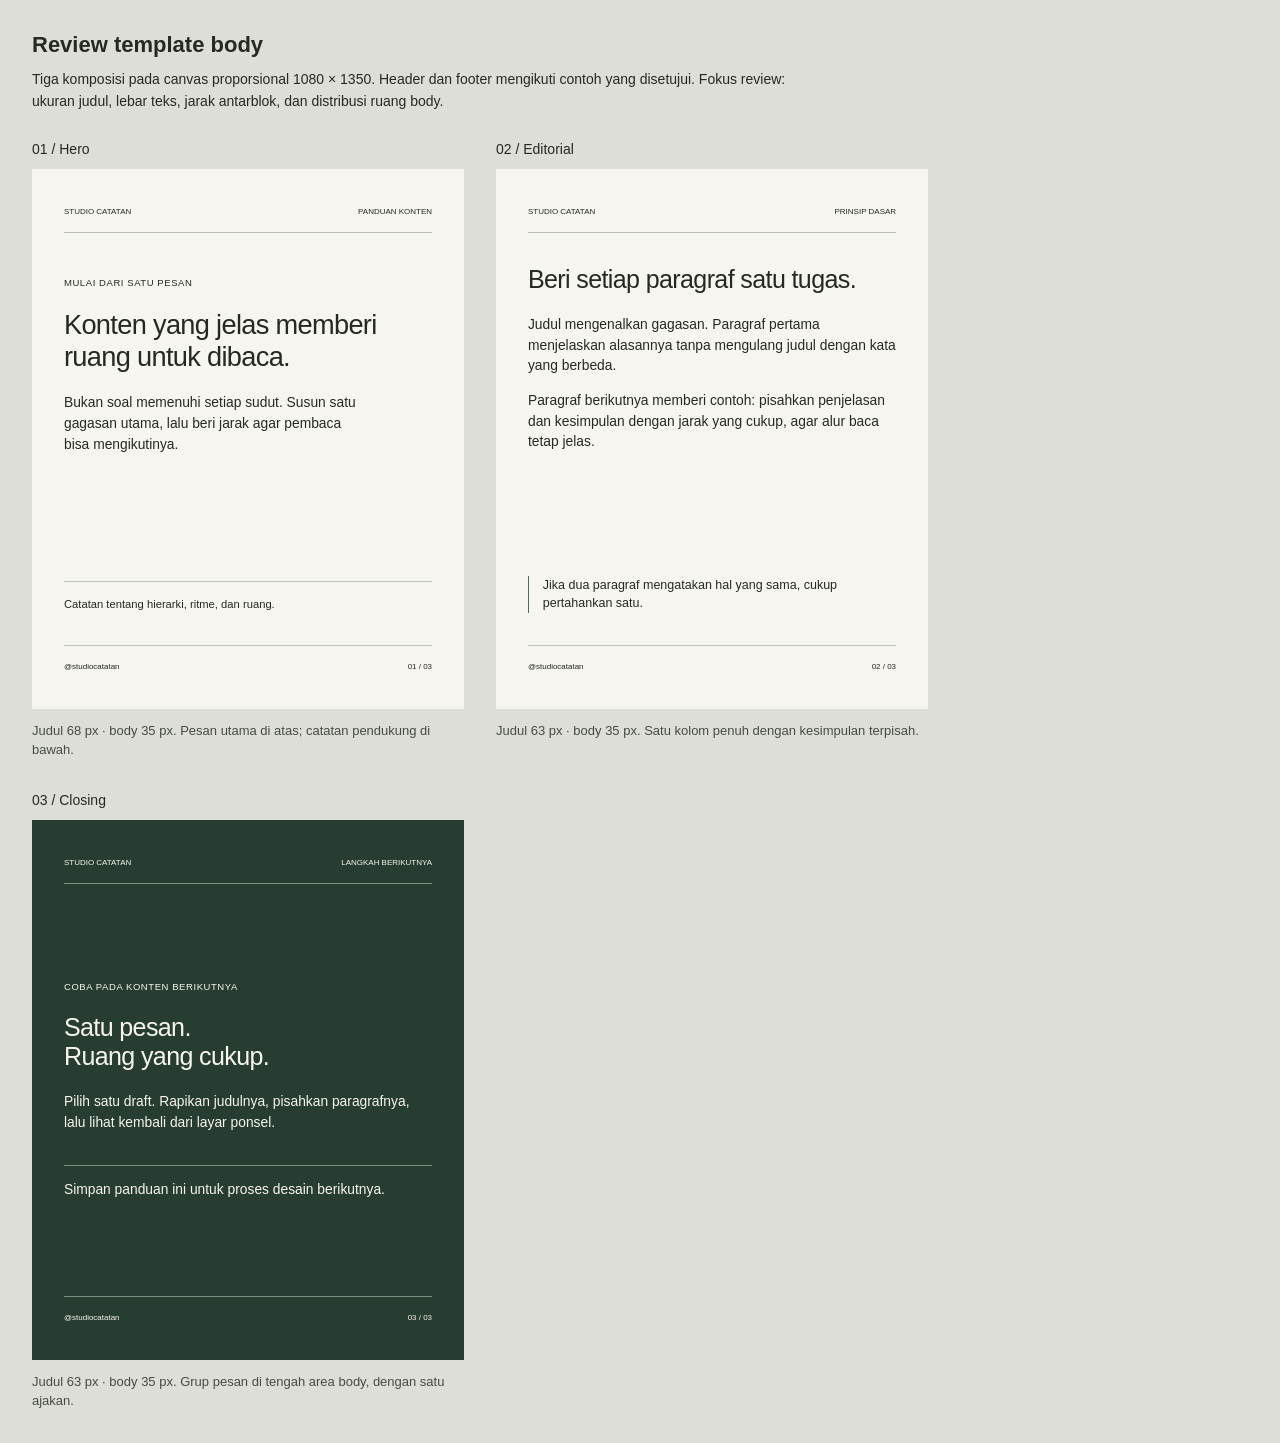
<file: examples/body-template-review.html>
<!doctype html>
<html lang="id">
<head>
<meta charset="utf-8">
<meta name="viewport" content="width=device-width, initial-scale=1">
<title>Review Body — Hero, Editorial, Closing</title>
<style>
* { box-sizing: border-box; }
body { margin: 0; padding: 32px; background: #deded9; color: #252923; font-family: Arial, sans-serif; }
.intro { max-width: 760px; margin-bottom: 28px; }
.intro h1 { font-size: 22px; margin: 0 0 10px; }
.intro p { font-size: 14px; line-height: 1.6; margin: 0; }
main { display: flex; flex-wrap: wrap; align-items: flex-start; gap: 32px; }
figure { margin: 0; width: min(100%, 432px); }
figcaption { margin-bottom: 12px; font-size: 14px; }
.slide { position: relative; width: 100%; aspect-ratio: 4 / 5; container-type: inline-size; overflow: hidden; background: #f7f5ef; }
.artboard { position: absolute; inset: 0; display: grid; grid-template-rows: 7.4cqw minmax(0, 1fr) 7.4cqw; padding: 7.4cqw; }
header, footer { display: flex; align-items: center; justify-content: space-between; gap: 2cqw; font-size: 1.85cqw; line-height: 1.4; font-weight: 400; }
header { align-self: stretch; border-bottom: 1px solid #bcc1b7; padding-bottom: 2.3cqw; }
footer { align-self: stretch; border-top: 1px solid #bcc1b7; padding-top: 2.3cqw; }
.brand, .handle { white-space: nowrap; }
.section, .pagination { text-align: right; }
.content { min-height: 0; min-width: 0; padding: 7.4cqw 0; }
.content h2, .content p { margin: 0; font-weight: 400; }
.content h2 { font-size: 5.8cqw; line-height: 1.16; letter-spacing: -.025em; text-wrap: balance; }
.content p { font-size: 3.2cqw; line-height: 1.5; text-wrap: pretty; }
.content .eyebrow { font-size: 2.2cqw; line-height: 1.4; letter-spacing: .06em; }
.hero .content { display: flex; flex-direction: column; gap: 4.6cqw; padding-top: 10cqw; }
.hero h2 { font-size: 6.3cqw; }
.hero .lead { max-width: 94%; }
.hero .topic-note { margin-top: auto; padding-top: 3.2cqw; border-top: 1px solid #bcc1b7; font-size: 2.6cqw; }
.editorial .content { display: flex; flex-direction: column; gap: 4.6cqw; }
.editorial .prose { display: grid; gap: 3.2cqw; }
.editorial .takeaway { margin-top: auto; border-left: .3cqw solid #526d5a; padding-left: 3.2cqw; font-size: 2.9cqw; }
.closing { background: #283d32; color: #f7f5ef; }
.closing header, .closing footer { border-color: #7e9284; }
.closing .content { display: flex; flex-direction: column; justify-content: center; gap: 4.6cqw; }
.closing .action { margin-top: 2.8cqw; padding-top: 3.2cqw; border-top: 1px solid #7e9284; font-size: 3.2cqw; }
.review-note { margin: 12px 0 0; font-size: 13px; line-height: 1.5; color: #454c42; }
@media (max-width: 500px) { body { padding: 16px; } }
</style>
</head>
<body>
<div class="intro"><h1>Review template body</h1><p>Tiga komposisi pada canvas proporsional 1080 × 1350. Header dan footer mengikuti contoh yang disetujui. Fokus review: ukuran judul, lebar teks, jarak antarblok, dan distribusi ruang body.</p></div>
<main>
<figure>
<figcaption>01 / Hero</figcaption>
<article class="slide hero" aria-label="Contoh body hero">
<div class="artboard">
<header><span class="brand">STUDIO CATATAN</span><span class="section">PANDUAN KONTEN</span></header>
<section class="content">
<p class="eyebrow">MULAI DARI SATU PESAN</p>
<h2>Konten yang jelas memberi ruang untuk dibaca.</h2>
<p class="lead">Bukan soal memenuhi setiap sudut. Susun satu gagasan utama, lalu beri jarak agar pembaca bisa mengikutinya.</p>
<p class="topic-note">Catatan tentang hierarki, ritme, dan ruang.</p>
</section>
<footer><span class="handle">@studiocatatan</span><span class="pagination">01 / 03</span></footer>
</div>
</article>
<p class="review-note">Judul 68 px · body 35 px. Pesan utama di atas; catatan pendukung di bawah.</p>
</figure>
<figure>
<figcaption>02 / Editorial</figcaption>
<article class="slide editorial" aria-label="Contoh body editorial">
<div class="artboard">
<header><span class="brand">STUDIO CATATAN</span><span class="section">PRINSIP DASAR</span></header>
<section class="content">
<h2>Beri setiap paragraf satu tugas.</h2>
<div class="prose">
<p>Judul mengenalkan gagasan. Paragraf pertama menjelaskan alasannya tanpa mengulang judul dengan kata yang berbeda.</p>
<p>Paragraf berikutnya memberi contoh: pisahkan penjelasan dan kesimpulan dengan jarak yang cukup, agar alur baca tetap jelas.</p>
</div>
<p class="takeaway">Jika dua paragraf mengatakan hal yang sama, cukup pertahankan satu.</p>
</section>
<footer><span class="handle">@studiocatatan</span><span class="pagination">02 / 03</span></footer>
</div>
</article>
<p class="review-note">Judul 63 px · body 35 px. Satu kolom penuh dengan kesimpulan terpisah.</p>
</figure>
<figure>
<figcaption>03 / Closing</figcaption>
<article class="slide closing" aria-label="Contoh body closing">
<div class="artboard">
<header><span class="brand">STUDIO CATATAN</span><span class="section">LANGKAH BERIKUTNYA</span></header>
<section class="content">
<p class="eyebrow">COBA PADA KONTEN BERIKUTNYA</p>
<h2>Satu pesan.<br>Ruang yang cukup.</h2>
<p>Pilih satu draft. Rapikan judulnya, pisahkan paragrafnya, lalu lihat kembali dari layar ponsel.</p>
<p class="action">Simpan panduan ini untuk proses desain berikutnya.</p>
</section>
<footer><span class="handle">@studiocatatan</span><span class="pagination">03 / 03</span></footer>
</div>
</article>
<p class="review-note">Judul 63 px · body 35 px. Grup pesan di tengah area body, dengan satu ajakan.</p>
</figure>
</main>
</body>
</html>
</file>
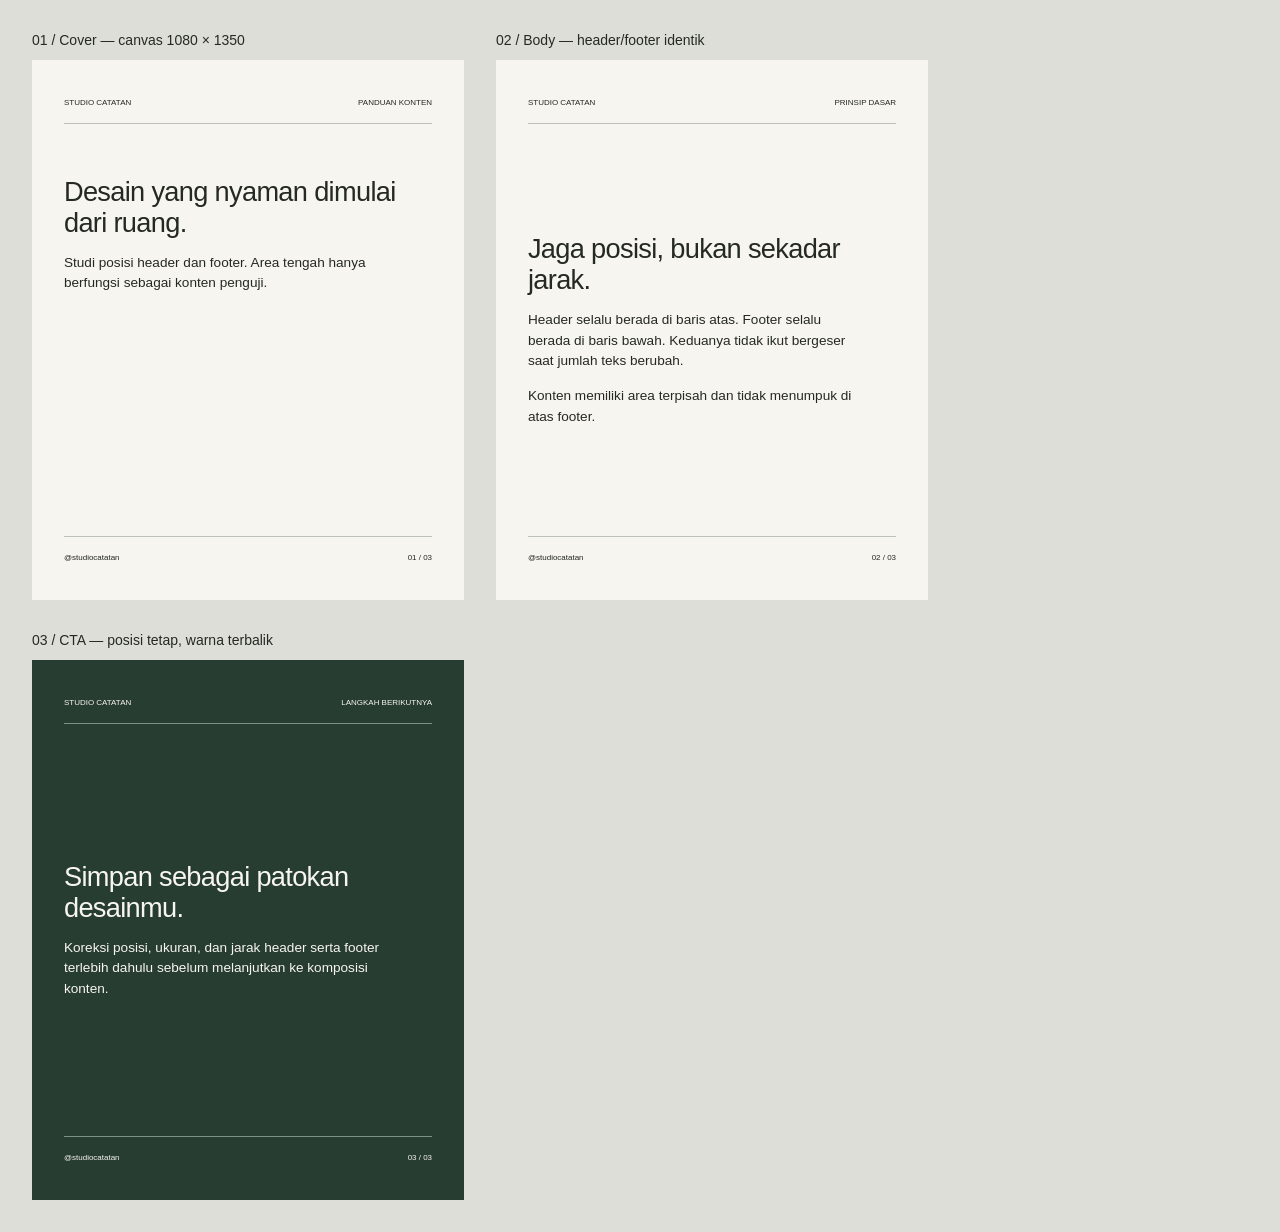
<file: examples/header-footer-review.html>
<!doctype html>
<html lang="id">
<head>
<meta charset="utf-8">
<meta name="viewport" content="width=device-width, initial-scale=1">
<title>Studi Header & Footer — 3 Slide</title>
<style>
* { box-sizing: border-box; }
body { margin: 0; padding: 32px; background: #deded9; color: #252923; font-family: Arial, sans-serif; }
main { display: flex; flex-wrap: wrap; align-items: flex-start; gap: 32px; }
figure { margin: 0; width: min(100%, 432px); }
figcaption { margin-bottom: 12px; font-size: 14px; }
.slide { position: relative; width: 100%; aspect-ratio: 4 / 5; container-type: inline-size; overflow: hidden; background: #f7f5ef; }
.artboard { position: absolute; inset: 0; display: grid; grid-template-rows: 7.4cqw minmax(0, 1fr) 7.4cqw; padding: 7.4cqw; }
header, footer { display: flex; align-items: center; justify-content: space-between; gap: 2cqw; font-size: 1.85cqw; line-height: 1.4; font-weight: 400; }
header { align-self: stretch; border-bottom: 1px solid #bcc1b7; padding-bottom: 2.3cqw; }
footer { align-self: stretch; border-top: 1px solid #bcc1b7; padding-top: 2.3cqw; }
.brand, .handle { white-space: nowrap; }
.section, .pagination { text-align: right; }
.content { min-height: 0; padding: 5.55cqw 0; display: flex; flex-direction: column; justify-content: center; gap: 3.4cqw; }
h1, h2, p { margin: 0; font-weight: 400; }
h1, h2 { font-size: 6.3cqw; line-height: 1.15; letter-spacing: -.025em; max-width: 100%; }
p { font-size: 3.15cqw; line-height: 1.5; max-width: 92%; }
.cover .content { justify-content: flex-start; padding-top: 12cqw; }
.cta { background: #283d32; color: #f7f5ef; }
.cta header, .cta footer { border-color: #7e9284; }
.cta .content { justify-content: center; }
@media (max-width: 500px) { body { padding: 16px; } }
</style>
</head>
<body>
<main>
<figure>
<figcaption>01 / Cover — canvas 1080 × 1350</figcaption>
<article class="slide cover" aria-label="Slide cover">
<div class="artboard">
<header><span class="brand">STUDIO CATATAN</span><span class="section">PANDUAN KONTEN</span></header>
<section class="content"><h1>Desain yang nyaman dimulai dari ruang.</h1><p>Studi posisi header dan footer. Area tengah hanya berfungsi sebagai konten penguji.</p></section>
<footer><span class="handle">@studiocatatan</span><span class="pagination">01 / 03</span></footer>
</div>
</article>
</figure>
<figure>
<figcaption>02 / Body — header/footer identik</figcaption>
<article class="slide" aria-label="Slide isi">
<div class="artboard">
<header><span class="brand">STUDIO CATATAN</span><span class="section">PRINSIP DASAR</span></header>
<section class="content"><h2>Jaga posisi, bukan sekadar jarak.</h2><p>Header selalu berada di baris atas. Footer selalu berada di baris bawah. Keduanya tidak ikut bergeser saat jumlah teks berubah.</p><p>Konten memiliki area terpisah dan tidak menumpuk di atas footer.</p></section>
<footer><span class="handle">@studiocatatan</span><span class="pagination">02 / 03</span></footer>
</div>
</article>
</figure>
<figure>
<figcaption>03 / CTA — posisi tetap, warna terbalik</figcaption>
<article class="slide cta" aria-label="Slide ajakan">
<div class="artboard">
<header><span class="brand">STUDIO CATATAN</span><span class="section">LANGKAH BERIKUTNYA</span></header>
<section class="content"><h2>Simpan sebagai patokan desainmu.</h2><p>Koreksi posisi, ukuran, dan jarak header serta footer terlebih dahulu sebelum melanjutkan ke komposisi konten.</p></section>
<footer><span class="handle">@studiocatatan</span><span class="pagination">03 / 03</span></footer>
</div>
</article>
</figure>
</main>
</body>
</html>
</file>
